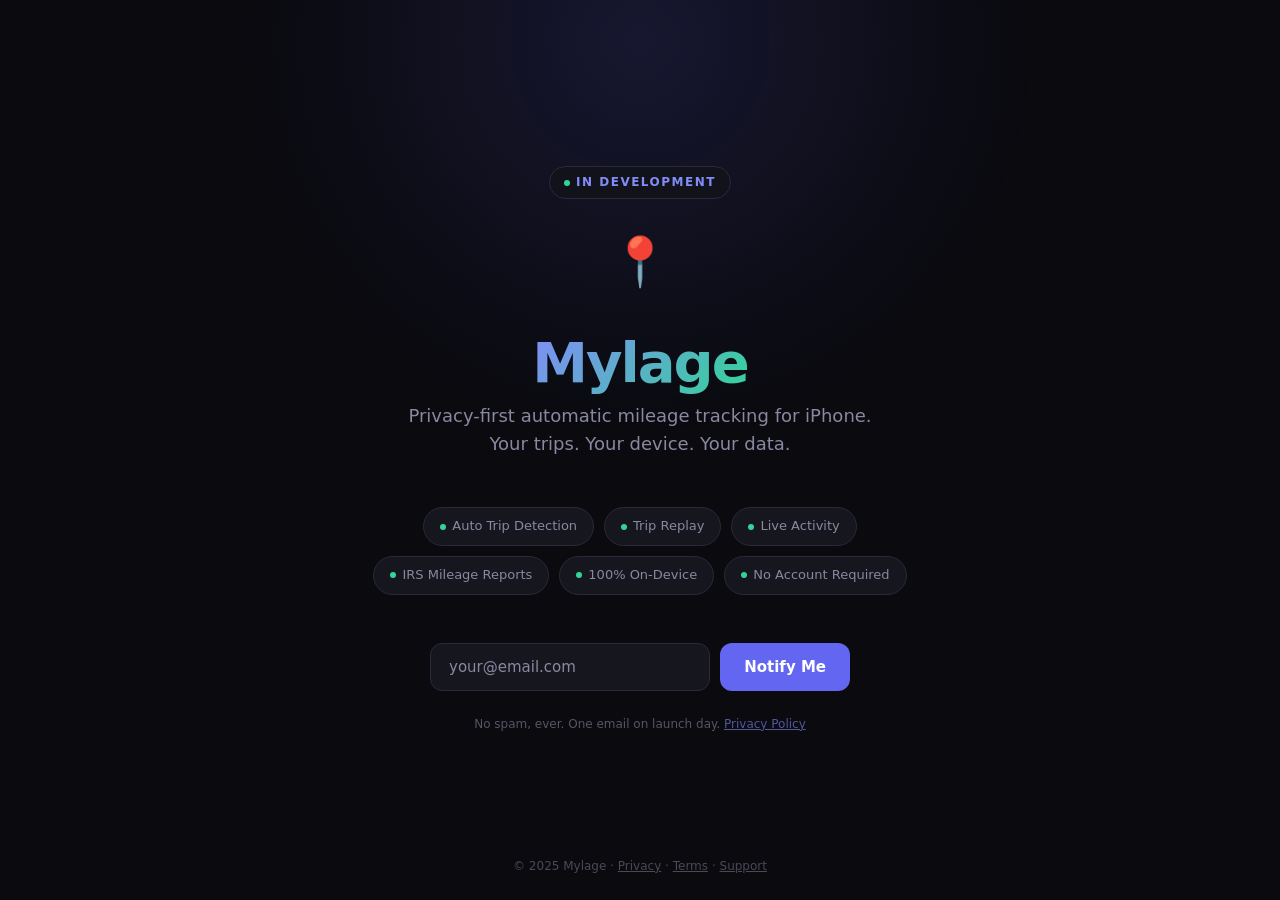
<file: index.html>
<!DOCTYPE html>
<html lang="en">
<head>
    <meta charset="UTF-8">
    <meta name="viewport" content="width=device-width, initial-scale=1.0">
    <title>Mylage — Coming Soon</title>
    <meta name="description" content="Mylage — a privacy-first mileage tracker for iPhone. Automatic trip tracking, trip replay, and more. Coming soon to the App Store.">
    <meta property="og:title" content="Mylage — Coming Soon">
    <meta property="og:description" content="Privacy-first automatic mileage tracking for iPhone. Coming soon.">
    <meta property="og:type" content="website">
    <meta property="og:url" content="https://mylage.app">
    <link rel="icon" type="image/svg+xml" href="data:image/svg+xml,<svg xmlns='http://www.w3.org/2000/svg' viewBox='0 0 100 100'><text y='.9em' font-size='90'>📍</text></svg>">
    <style>
        *, *::before, *::after { margin: 0; padding: 0; box-sizing: border-box; }

        :root {
            --bg: #0a0a0f;
            --bg-subtle: #12121a;
            --bg-card: #16161f;
            --border: #2a2a3a;
            --text: #e8e8f0;
            --text-muted: #8888a0;
            --accent: #6366f1;
            --accent-light: #818cf8;
            --accent-glow: rgba(99, 102, 241, 0.15);
            --green: #34d399;
            --font: -apple-system, BlinkMacSystemFont, 'SF Pro Display', 'Segoe UI', system-ui, sans-serif;
        }

        html { scroll-behavior: smooth; }
        body {
            font-family: var(--font);
            background: var(--bg);
            color: var(--text);
            line-height: 1.6;
            -webkit-font-smoothing: antialiased;
            min-height: 100vh;
            display: flex;
            flex-direction: column;
            align-items: center;
            justify-content: center;
            padding: 24px;
            overflow: hidden;
        }

        /* Ambient glow */
        body::before {
            content: '';
            position: fixed;
            top: -40%;
            left: 50%;
            transform: translateX(-50%);
            width: 800px;
            height: 800px;
            background: radial-gradient(circle, var(--accent-glow) 0%, transparent 70%);
            pointer-events: none;
            z-index: 0;
        }

        .content {
            position: relative;
            z-index: 1;
            text-align: center;
            max-width: 560px;
        }

        .logo {
            font-size: 48px;
            margin-bottom: 32px;
            animation: float 3s ease-in-out infinite;
        }

        @keyframes float {
            0%, 100% { transform: translateY(0); }
            50% { transform: translateY(-8px); }
        }

        h1 {
            font-size: clamp(36px, 6vw, 56px);
            font-weight: 800;
            letter-spacing: -2px;
            line-height: 1.1;
            margin-bottom: 8px;
        }

        .gradient-text {
            background: linear-gradient(135deg, var(--accent-light), var(--green));
            -webkit-background-clip: text;
            -webkit-text-fill-color: transparent;
            background-clip: text;
        }

        .tagline {
            font-size: 18px;
            color: var(--text-muted);
            margin-bottom: 48px;
            line-height: 1.6;
        }

        .features {
            display: flex;
            flex-wrap: wrap;
            justify-content: center;
            gap: 10px;
            margin-bottom: 48px;
        }

        .pill {
            display: inline-flex;
            align-items: center;
            gap: 6px;
            background: var(--bg-card);
            border: 1px solid var(--border);
            border-radius: 100px;
            padding: 8px 16px;
            font-size: 13px;
            color: var(--text-muted);
            white-space: nowrap;
        }

        .pill-dot {
            width: 6px;
            height: 6px;
            border-radius: 50%;
            background: var(--green);
        }

        .notify-form {
            display: flex;
            gap: 10px;
            max-width: 420px;
            margin: 0 auto 24px;
        }

        .notify-form input {
            flex: 1;
            padding: 14px 18px;
            border-radius: 12px;
            border: 1px solid var(--border);
            background: var(--bg-card);
            color: var(--text);
            font-size: 15px;
            font-family: var(--font);
            outline: none;
            transition: border-color 0.2s;
        }

        .notify-form input::placeholder { color: var(--text-muted); }
        .notify-form input:focus { border-color: var(--accent); }

        .notify-form button {
            padding: 14px 24px;
            border-radius: 12px;
            border: none;
            background: var(--accent);
            color: white;
            font-size: 15px;
            font-weight: 600;
            font-family: var(--font);
            cursor: pointer;
            transition: background 0.2s, transform 0.1s;
            white-space: nowrap;
        }

        .notify-form button:hover { background: var(--accent-light); }
        .notify-form button:active { transform: scale(0.97); }

        .success-msg {
            display: none;
            color: var(--green);
            font-size: 14px;
            margin-bottom: 24px;
        }

        .privacy-note {
            font-size: 12px;
            color: var(--text-muted);
            opacity: 0.6;
        }

        .privacy-note a { color: var(--accent-light); }

        .badge {
            display: inline-flex;
            align-items: center;
            gap: 6px;
            background: var(--bg-subtle);
            border: 1px solid var(--border);
            border-radius: 100px;
            padding: 6px 14px;
            font-size: 12px;
            font-weight: 600;
            color: var(--accent-light);
            text-transform: uppercase;
            letter-spacing: 1.5px;
            margin-bottom: 24px;
        }

        .badge-dot {
            width: 6px;
            height: 6px;
            border-radius: 50%;
            background: var(--green);
            animation: pulse 2s ease-in-out infinite;
        }

        @keyframes pulse {
            0%, 100% { opacity: 1; }
            50% { opacity: 0.4; }
        }

        footer {
            position: fixed;
            bottom: 24px;
            left: 0;
            right: 0;
            text-align: center;
            font-size: 12px;
            color: var(--text-muted);
            opacity: 0.5;
            z-index: 1;
        }

        footer a { color: var(--text-muted); }

        @media (max-width: 480px) {
            .notify-form {
                flex-direction: column;
            }
            .notify-form button {
                width: 100%;
            }
        }
    </style>
</head>
<body>

<div class="content">
    <div class="badge"><span class="badge-dot"></span> In Development</div>

    <div class="logo">📍</div>

    <h1><span class="gradient-text">Mylage</span></h1>
    <p class="tagline">Privacy-first automatic mileage tracking for iPhone.<br>Your trips. Your device. Your data.</p>

    <div class="features">
        <span class="pill"><span class="pill-dot"></span> Auto Trip Detection</span>
        <span class="pill"><span class="pill-dot"></span> Trip Replay</span>
        <span class="pill"><span class="pill-dot"></span> Live Activity</span>
        <span class="pill"><span class="pill-dot"></span> IRS Mileage Reports</span>
        <span class="pill"><span class="pill-dot"></span> 100% On-Device</span>
        <span class="pill"><span class="pill-dot"></span> No Account Required</span>
    </div>

    <form class="notify-form" id="notifyForm">
        <input type="email" placeholder="your@email.com" required id="emailInput" autocomplete="email">
        <button type="submit">Notify Me</button>
    </form>

    <p class="success-msg" id="successMsg">You're on the list. We'll let you know when Mylage launches.</p>

    <p class="privacy-note">No spam, ever. One email on launch day. <a href="privacy.html">Privacy Policy</a></p>
</div>

<footer>
    &copy; 2025 Mylage &middot; <a href="privacy.html">Privacy</a> &middot; <a href="terms.html">Terms</a> &middot; <a href="mailto:support@mylage.app">Support</a>
</footer>

<script>
    document.getElementById('notifyForm').addEventListener('submit', function(e) {
        e.preventDefault();
        const email = document.getElementById('emailInput').value;

        // Store locally for now — swap with a real endpoint (Mailchimp, Buttondown, etc.) later
        const emails = JSON.parse(localStorage.getItem('mylage_waitlist') || '[]');
        emails.push({ email, date: new Date().toISOString() });
        localStorage.setItem('mylage_waitlist', JSON.stringify(emails));

        this.style.display = 'none';
        document.getElementById('successMsg').style.display = 'block';
    });
</script>

</body>
</html>
</file>
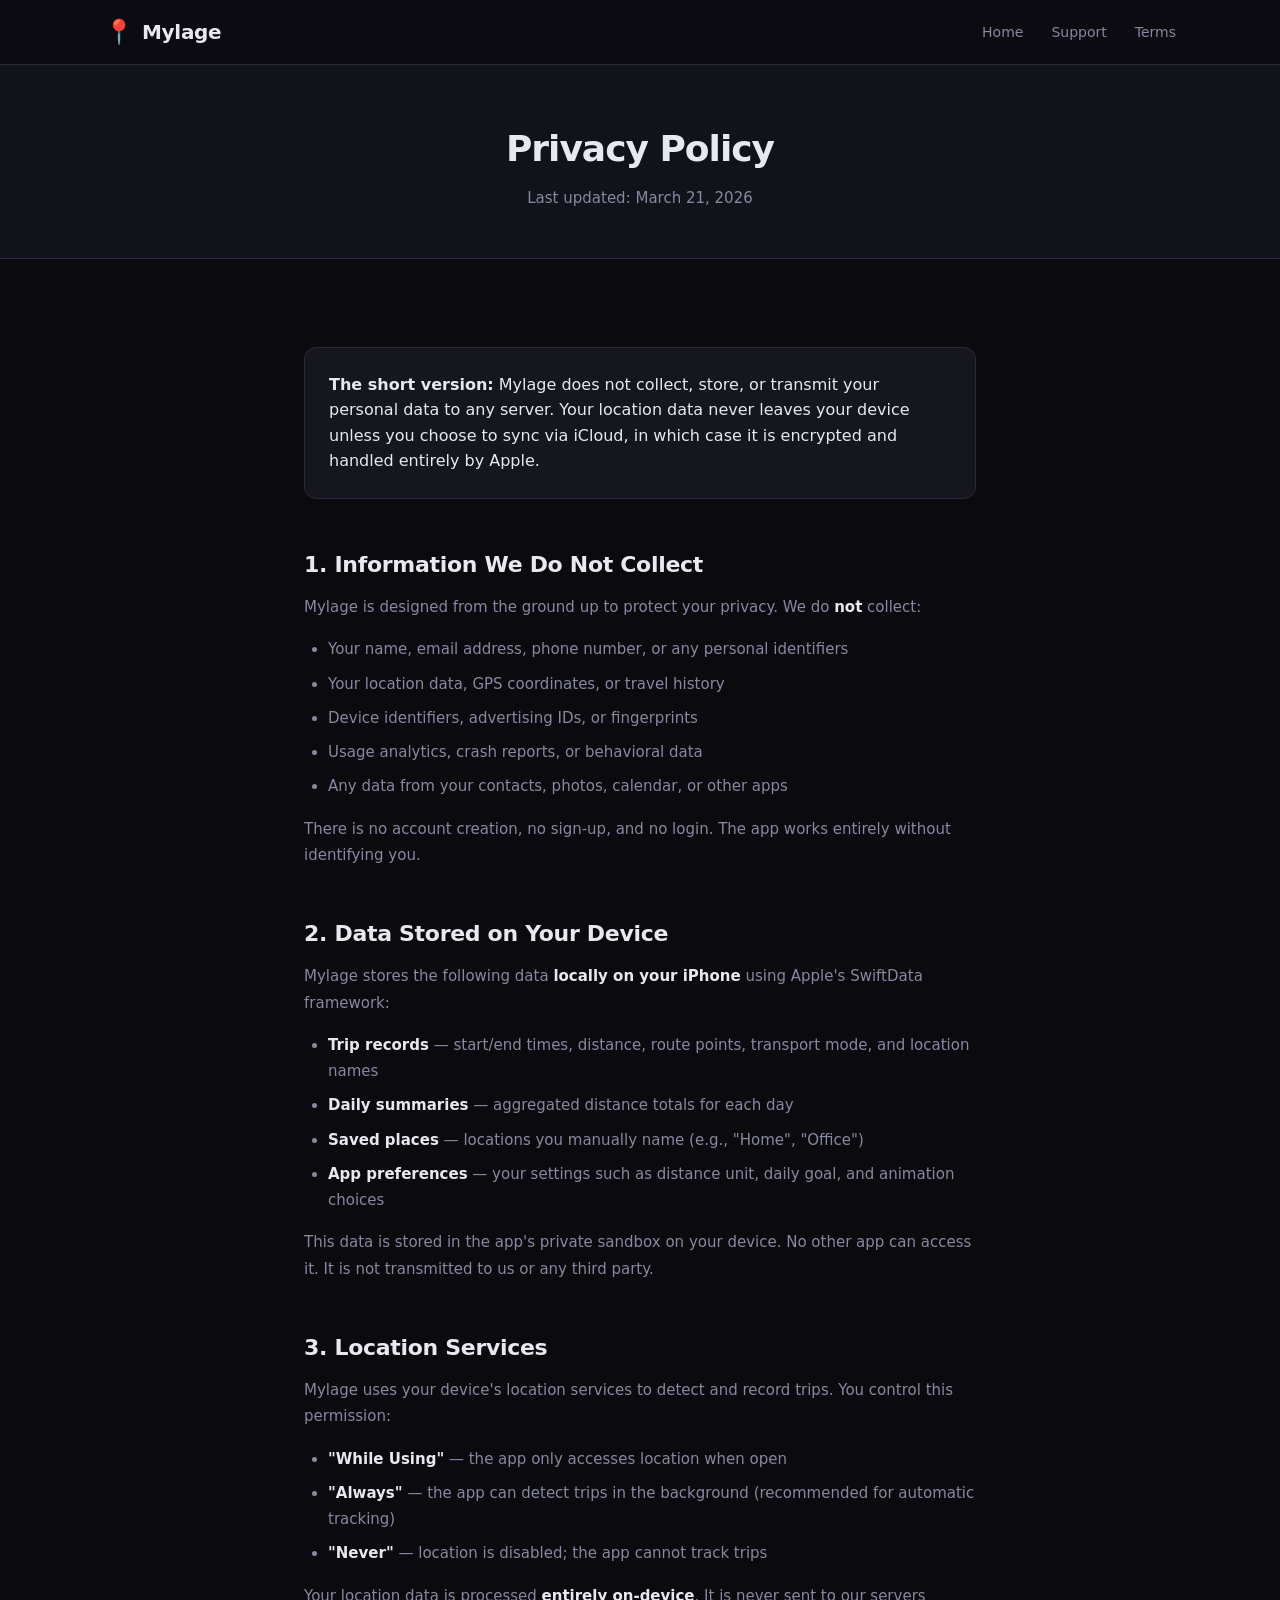
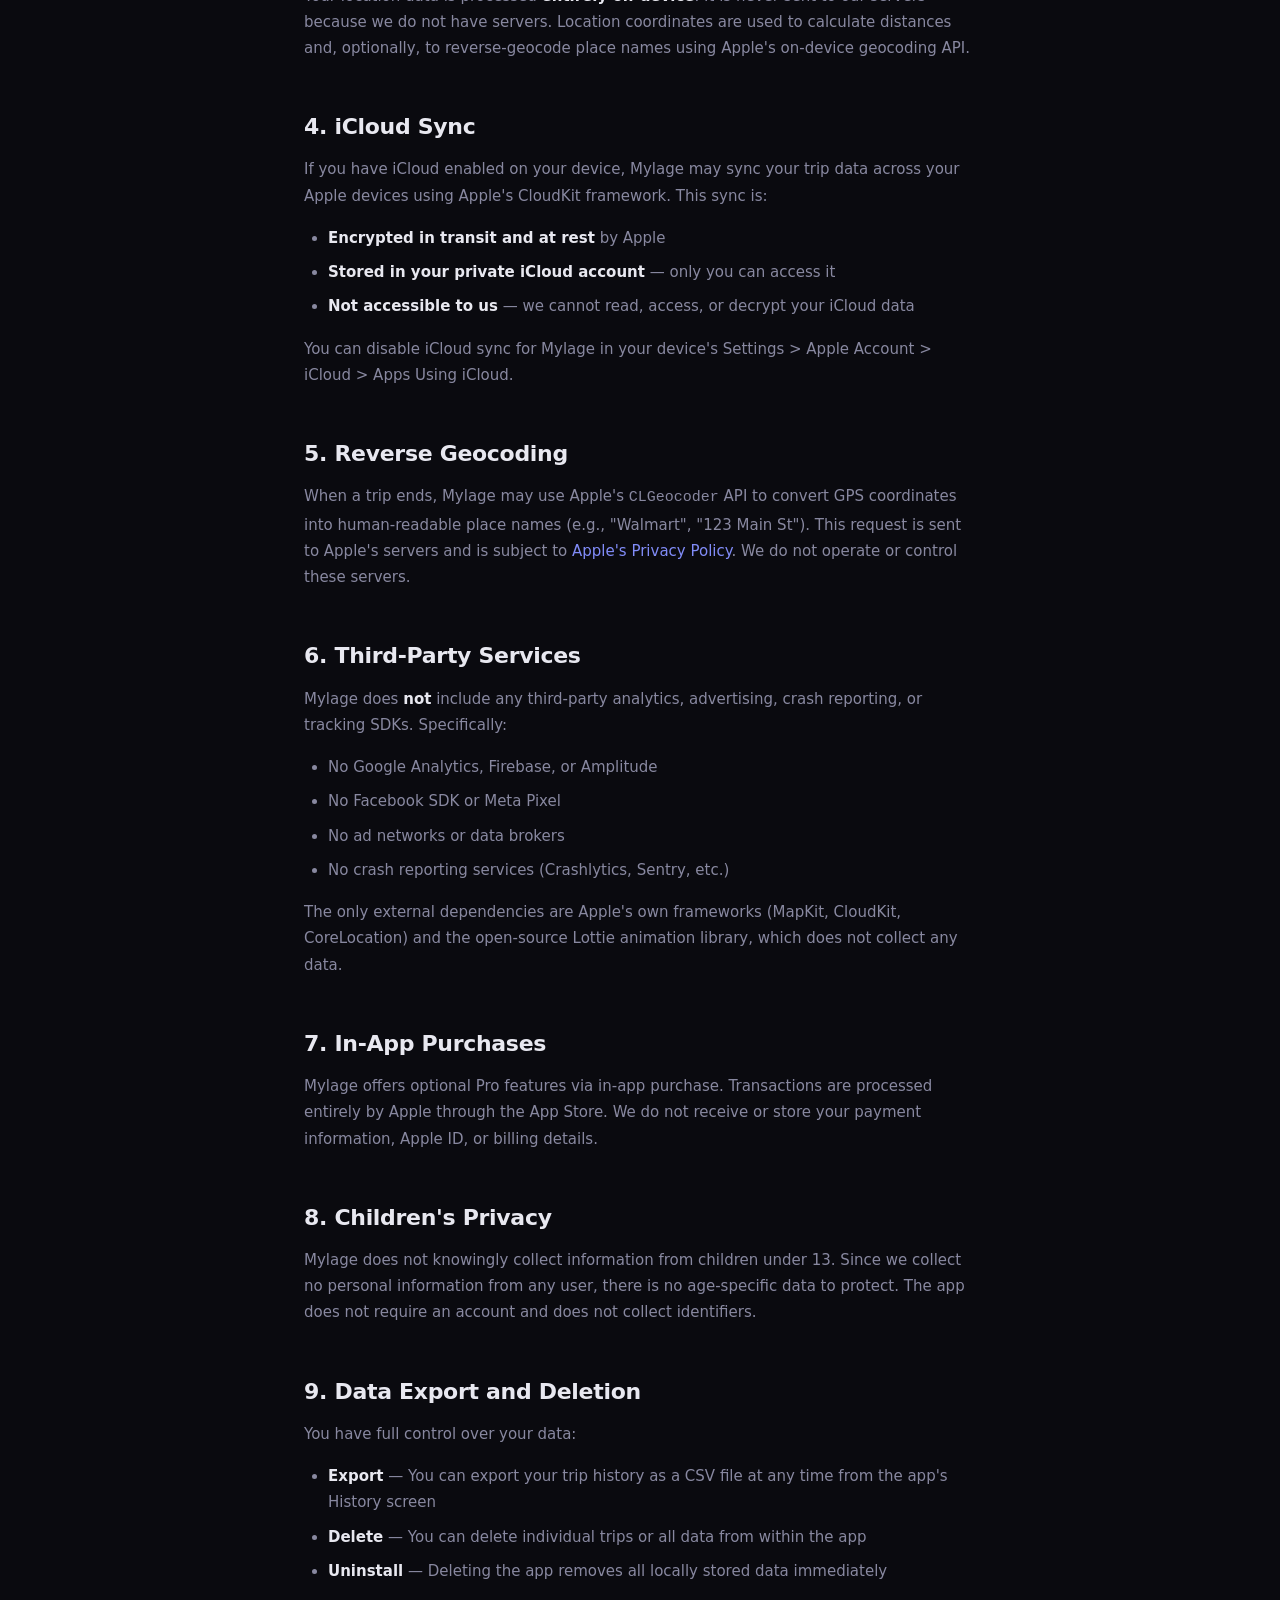
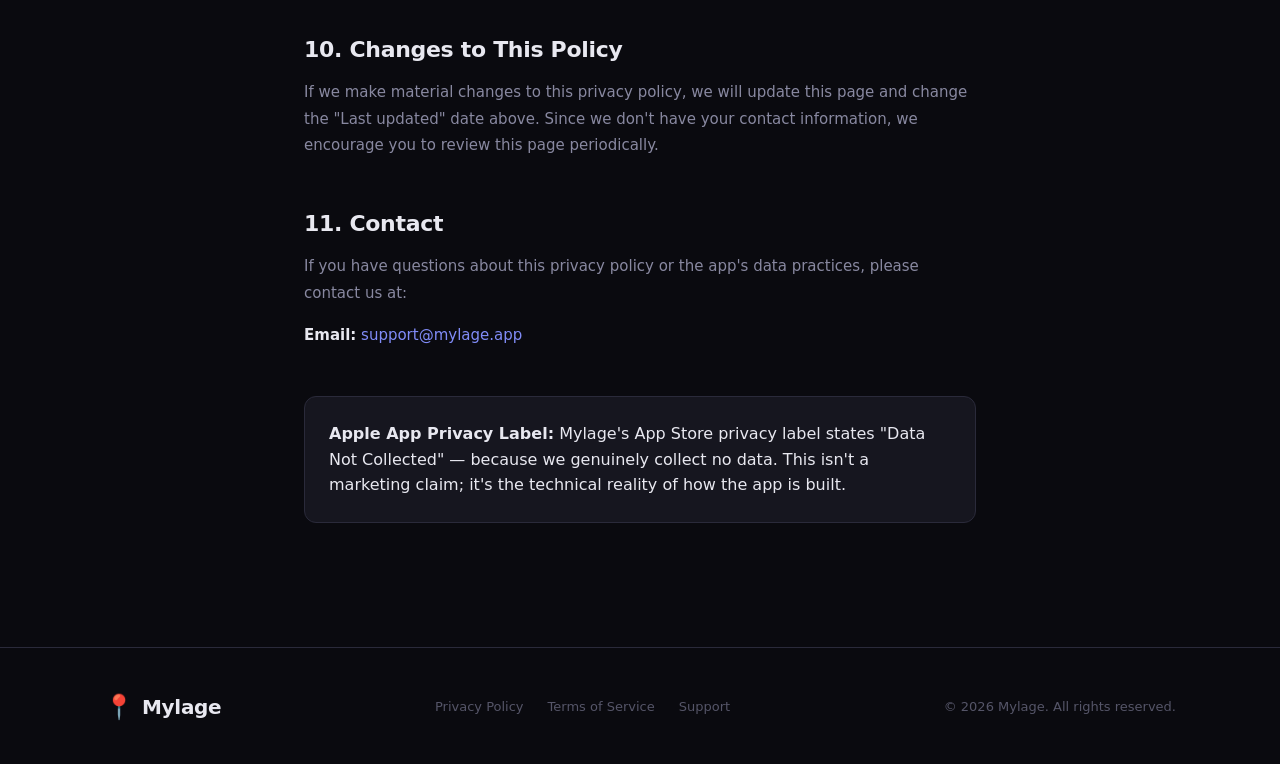
<file: privacy.html>
<!DOCTYPE html>
<html lang="en">
<head>
    <meta charset="UTF-8">
    <meta name="viewport" content="width=device-width, initial-scale=1.0">
    <title>Privacy Policy — Mylage</title>
    <meta name="description" content="Mylage Privacy Policy. Your location data stays on your device. No accounts, no tracking, no ads.">
    <link rel="icon" type="image/svg+xml" href="data:image/svg+xml,<svg xmlns='http://www.w3.org/2000/svg' viewBox='0 0 100 100'><text y='.9em' font-size='90'>📍</text></svg>">
    <link rel="stylesheet" href="style.css">
</head>
<body>
    <nav class="nav">
        <div class="nav-inner">
            <a href="/" class="nav-brand">
                <span class="nav-logo">📍</span>
                <span class="nav-name">Mylage</span>
            </a>
            <div class="nav-links">
                <a href="/">Home</a>
                <a href="support.html">Support</a>
                <a href="terms.html">Terms</a>
            </div>
            <button class="nav-toggle" aria-label="Menu" onclick="document.querySelector('.nav-links').classList.toggle('open')">
                <span></span><span></span><span></span>
            </button>
        </div>
    </nav>

    <section class="page-header">
        <div class="container">
            <h1>Privacy Policy</h1>
            <p>Last updated: March 21, 2026</p>
        </div>
    </section>

    <div class="page-content">
        <div class="highlight-box">
            <strong>The short version:</strong> Mylage does not collect, store, or transmit your personal data to any server. Your location data never leaves your device unless you choose to sync via iCloud, in which case it is encrypted and handled entirely by Apple.
        </div>

        <h2>1. Information We Do Not Collect</h2>
        <p>Mylage is designed from the ground up to protect your privacy. We do <strong>not</strong> collect:</p>
        <ul>
            <li>Your name, email address, phone number, or any personal identifiers</li>
            <li>Your location data, GPS coordinates, or travel history</li>
            <li>Device identifiers, advertising IDs, or fingerprints</li>
            <li>Usage analytics, crash reports, or behavioral data</li>
            <li>Any data from your contacts, photos, calendar, or other apps</li>
        </ul>
        <p>There is no account creation, no sign-up, and no login. The app works entirely without identifying you.</p>

        <h2>2. Data Stored on Your Device</h2>
        <p>Mylage stores the following data <strong>locally on your iPhone</strong> using Apple's SwiftData framework:</p>
        <ul>
            <li><strong>Trip records</strong> — start/end times, distance, route points, transport mode, and location names</li>
            <li><strong>Daily summaries</strong> — aggregated distance totals for each day</li>
            <li><strong>Saved places</strong> — locations you manually name (e.g., "Home", "Office")</li>
            <li><strong>App preferences</strong> — your settings such as distance unit, daily goal, and animation choices</li>
        </ul>
        <p>This data is stored in the app's private sandbox on your device. No other app can access it. It is not transmitted to us or any third party.</p>

        <h2>3. Location Services</h2>
        <p>Mylage uses your device's location services to detect and record trips. You control this permission:</p>
        <ul>
            <li><strong>"While Using"</strong> — the app only accesses location when open</li>
            <li><strong>"Always"</strong> — the app can detect trips in the background (recommended for automatic tracking)</li>
            <li><strong>"Never"</strong> — location is disabled; the app cannot track trips</li>
        </ul>
        <p>Your location data is processed <strong>entirely on-device</strong>. It is never sent to our servers because we do not have servers. Location coordinates are used to calculate distances and, optionally, to reverse-geocode place names using Apple's on-device geocoding API.</p>

        <h2>4. iCloud Sync</h2>
        <p>If you have iCloud enabled on your device, Mylage may sync your trip data across your Apple devices using Apple's CloudKit framework. This sync is:</p>
        <ul>
            <li><strong>Encrypted in transit and at rest</strong> by Apple</li>
            <li><strong>Stored in your private iCloud account</strong> — only you can access it</li>
            <li><strong>Not accessible to us</strong> — we cannot read, access, or decrypt your iCloud data</li>
        </ul>
        <p>You can disable iCloud sync for Mylage in your device's Settings > Apple Account > iCloud > Apps Using iCloud.</p>

        <h2>5. Reverse Geocoding</h2>
        <p>When a trip ends, Mylage may use Apple's <code>CLGeocoder</code> API to convert GPS coordinates into human-readable place names (e.g., "Walmart", "123 Main St"). This request is sent to Apple's servers and is subject to <a href="https://www.apple.com/privacy/" target="_blank">Apple's Privacy Policy</a>. We do not operate or control these servers.</p>

        <h2>6. Third-Party Services</h2>
        <p>Mylage does <strong>not</strong> include any third-party analytics, advertising, crash reporting, or tracking SDKs. Specifically:</p>
        <ul>
            <li>No Google Analytics, Firebase, or Amplitude</li>
            <li>No Facebook SDK or Meta Pixel</li>
            <li>No ad networks or data brokers</li>
            <li>No crash reporting services (Crashlytics, Sentry, etc.)</li>
        </ul>
        <p>The only external dependencies are Apple's own frameworks (MapKit, CloudKit, CoreLocation) and the open-source Lottie animation library, which does not collect any data.</p>

        <h2>7. In-App Purchases</h2>
        <p>Mylage offers optional Pro features via in-app purchase. Transactions are processed entirely by Apple through the App Store. We do not receive or store your payment information, Apple ID, or billing details.</p>

        <h2>8. Children's Privacy</h2>
        <p>Mylage does not knowingly collect information from children under 13. Since we collect no personal information from any user, there is no age-specific data to protect. The app does not require an account and does not collect identifiers.</p>

        <h2>9. Data Export and Deletion</h2>
        <p>You have full control over your data:</p>
        <ul>
            <li><strong>Export</strong> — You can export your trip history as a CSV file at any time from the app's History screen</li>
            <li><strong>Delete</strong> — You can delete individual trips or all data from within the app</li>
            <li><strong>Uninstall</strong> — Deleting the app removes all locally stored data immediately</li>
        </ul>

        <h2>10. Changes to This Policy</h2>
        <p>If we make material changes to this privacy policy, we will update this page and change the "Last updated" date above. Since we don't have your contact information, we encourage you to review this page periodically.</p>

        <h2>11. Contact</h2>
        <p>If you have questions about this privacy policy or the app's data practices, please contact us at:</p>
        <p><strong>Email:</strong> <a href="mailto:support@mylage.app">support@mylage.app</a></p>

        <div class="highlight-box" style="margin-top: 48px;">
            <strong>Apple App Privacy Label:</strong> Mylage's App Store privacy label states "Data Not Collected" — because we genuinely collect no data. This isn't a marketing claim; it's the technical reality of how the app is built.
        </div>
    </div>

    <footer class="footer">
        <div class="container footer-inner">
            <div class="footer-brand">
                <span class="nav-logo">📍</span>
                <span class="nav-name">Mylage</span>
            </div>
            <div class="footer-links">
                <a href="privacy.html">Privacy Policy</a>
                <a href="terms.html">Terms of Service</a>
                <a href="support.html">Support</a>
            </div>
            <div class="footer-copy">&copy; 2026 Mylage. All rights reserved.</div>
        </div>
    </footer>
</body>
</html>
</file>
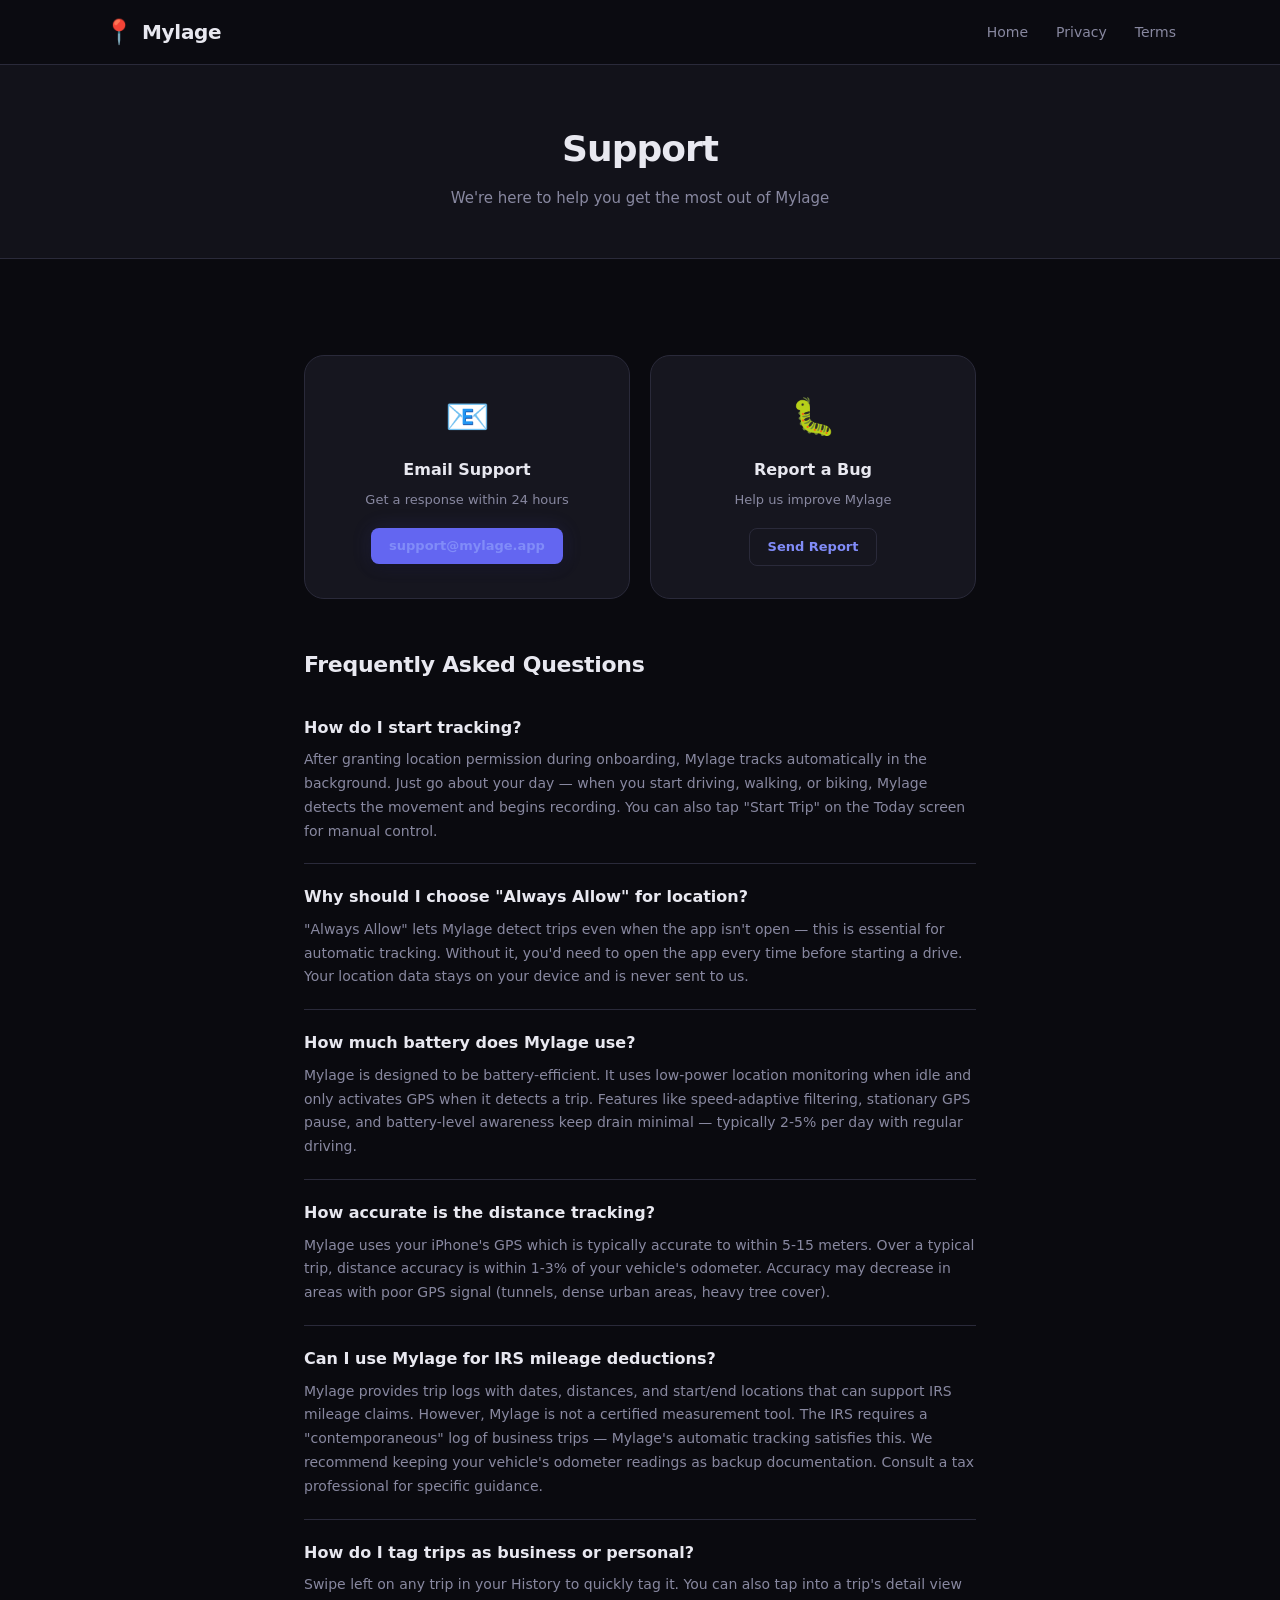
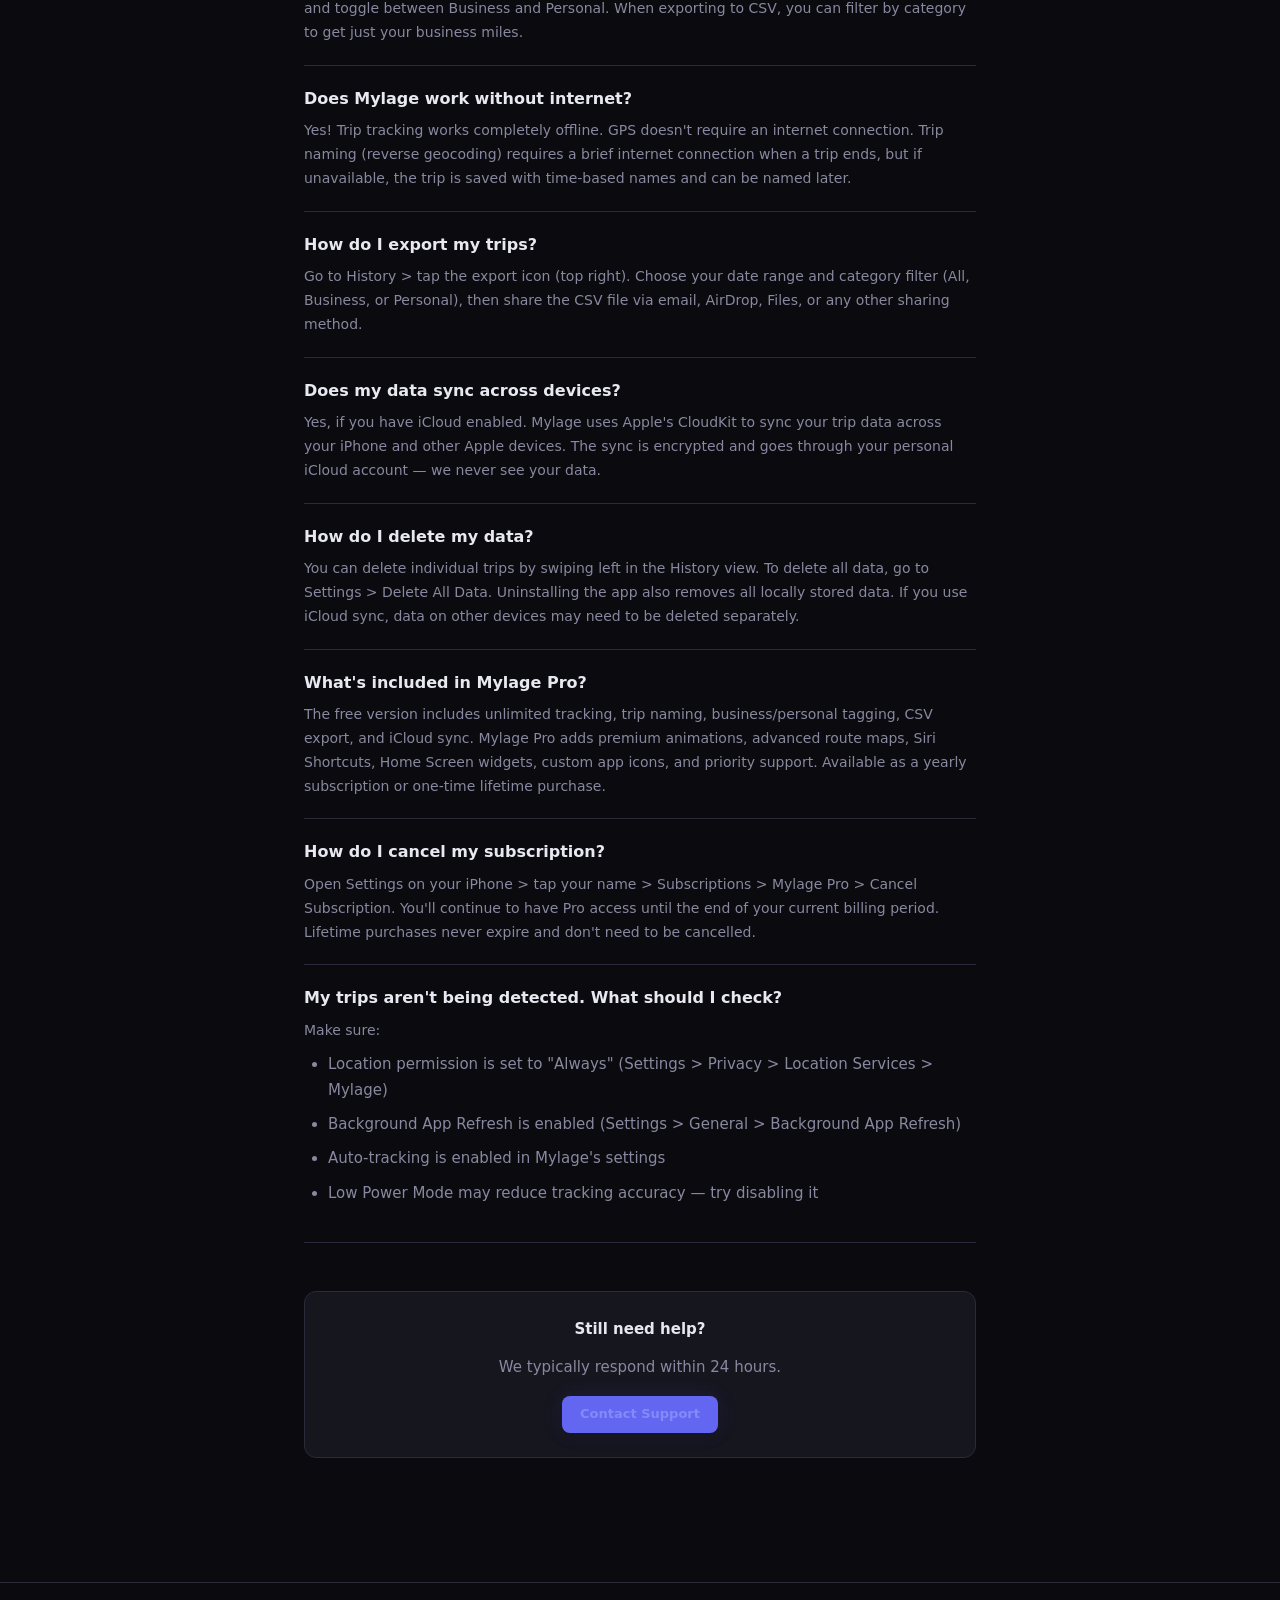
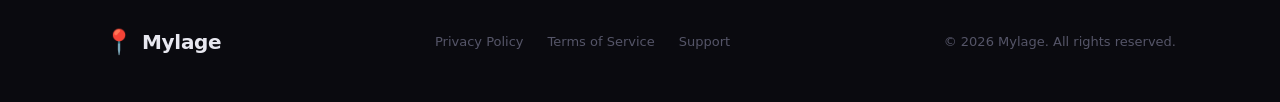
<file: support.html>
<!DOCTYPE html>
<html lang="en">
<head>
    <meta charset="UTF-8">
    <meta name="viewport" content="width=device-width, initial-scale=1.0">
    <title>Support — Mylage</title>
    <meta name="description" content="Get help with Mylage. FAQs, troubleshooting, and contact information.">
    <link rel="icon" type="image/svg+xml" href="data:image/svg+xml,<svg xmlns='http://www.w3.org/2000/svg' viewBox='0 0 100 100'><text y='.9em' font-size='90'>📍</text></svg>">
    <link rel="stylesheet" href="style.css">
</head>
<body>
    <nav class="nav">
        <div class="nav-inner">
            <a href="/" class="nav-brand">
                <span class="nav-logo">📍</span>
                <span class="nav-name">Mylage</span>
            </a>
            <div class="nav-links">
                <a href="/">Home</a>
                <a href="privacy.html">Privacy</a>
                <a href="terms.html">Terms</a>
            </div>
            <button class="nav-toggle" aria-label="Menu" onclick="document.querySelector('.nav-links').classList.toggle('open')">
                <span></span><span></span><span></span>
            </button>
        </div>
    </nav>

    <section class="page-header">
        <div class="container">
            <h1>Support</h1>
            <p>We're here to help you get the most out of Mylage</p>
        </div>
    </section>

    <div class="page-content">
        <div class="support-options">
            <div class="support-card">
                <div class="icon">📧</div>
                <h3>Email Support</h3>
                <p>Get a response within 24 hours</p>
                <a href="mailto:support@mylage.app" class="btn btn-primary btn-sm">support@mylage.app</a>
            </div>
            <div class="support-card">
                <div class="icon">🐛</div>
                <h3>Report a Bug</h3>
                <p>Help us improve Mylage</p>
                <a href="mailto:support@mylage.app?subject=Bug%20Report%20-%20Mylage&body=Device:%0AiOS%20Version:%0AApp%20Version:%0A%0ADescribe%20the%20issue:%0A" class="btn btn-ghost btn-sm">Send Report</a>
            </div>
        </div>

        <div class="faq">
            <h2>Frequently Asked Questions</h2>

            <div class="faq-item">
                <h3>How do I start tracking?</h3>
                <p>After granting location permission during onboarding, Mylage tracks automatically in the background. Just go about your day — when you start driving, walking, or biking, Mylage detects the movement and begins recording. You can also tap "Start Trip" on the Today screen for manual control.</p>
            </div>

            <div class="faq-item">
                <h3>Why should I choose "Always Allow" for location?</h3>
                <p>"Always Allow" lets Mylage detect trips even when the app isn't open — this is essential for automatic tracking. Without it, you'd need to open the app every time before starting a drive. Your location data stays on your device and is never sent to us.</p>
            </div>

            <div class="faq-item">
                <h3>How much battery does Mylage use?</h3>
                <p>Mylage is designed to be battery-efficient. It uses low-power location monitoring when idle and only activates GPS when it detects a trip. Features like speed-adaptive filtering, stationary GPS pause, and battery-level awareness keep drain minimal — typically 2-5% per day with regular driving.</p>
            </div>

            <div class="faq-item">
                <h3>How accurate is the distance tracking?</h3>
                <p>Mylage uses your iPhone's GPS which is typically accurate to within 5-15 meters. Over a typical trip, distance accuracy is within 1-3% of your vehicle's odometer. Accuracy may decrease in areas with poor GPS signal (tunnels, dense urban areas, heavy tree cover).</p>
            </div>

            <div class="faq-item">
                <h3>Can I use Mylage for IRS mileage deductions?</h3>
                <p>Mylage provides trip logs with dates, distances, and start/end locations that can support IRS mileage claims. However, Mylage is not a certified measurement tool. The IRS requires a "contemporaneous" log of business trips — Mylage's automatic tracking satisfies this. We recommend keeping your vehicle's odometer readings as backup documentation. Consult a tax professional for specific guidance.</p>
            </div>

            <div class="faq-item">
                <h3>How do I tag trips as business or personal?</h3>
                <p>Swipe left on any trip in your History to quickly tag it. You can also tap into a trip's detail view and toggle between Business and Personal. When exporting to CSV, you can filter by category to get just your business miles.</p>
            </div>

            <div class="faq-item">
                <h3>Does Mylage work without internet?</h3>
                <p>Yes! Trip tracking works completely offline. GPS doesn't require an internet connection. Trip naming (reverse geocoding) requires a brief internet connection when a trip ends, but if unavailable, the trip is saved with time-based names and can be named later.</p>
            </div>

            <div class="faq-item">
                <h3>How do I export my trips?</h3>
                <p>Go to History > tap the export icon (top right). Choose your date range and category filter (All, Business, or Personal), then share the CSV file via email, AirDrop, Files, or any other sharing method.</p>
            </div>

            <div class="faq-item">
                <h3>Does my data sync across devices?</h3>
                <p>Yes, if you have iCloud enabled. Mylage uses Apple's CloudKit to sync your trip data across your iPhone and other Apple devices. The sync is encrypted and goes through your personal iCloud account — we never see your data.</p>
            </div>

            <div class="faq-item">
                <h3>How do I delete my data?</h3>
                <p>You can delete individual trips by swiping left in the History view. To delete all data, go to Settings > Delete All Data. Uninstalling the app also removes all locally stored data. If you use iCloud sync, data on other devices may need to be deleted separately.</p>
            </div>

            <div class="faq-item">
                <h3>What's included in Mylage Pro?</h3>
                <p>The free version includes unlimited tracking, trip naming, business/personal tagging, CSV export, and iCloud sync. Mylage Pro adds premium animations, advanced route maps, Siri Shortcuts, Home Screen widgets, custom app icons, and priority support. Available as a yearly subscription or one-time lifetime purchase.</p>
            </div>

            <div class="faq-item">
                <h3>How do I cancel my subscription?</h3>
                <p>Open Settings on your iPhone > tap your name > Subscriptions > Mylage Pro > Cancel Subscription. You'll continue to have Pro access until the end of your current billing period. Lifetime purchases never expire and don't need to be cancelled.</p>
            </div>

            <div class="faq-item">
                <h3>My trips aren't being detected. What should I check?</h3>
                <p>Make sure:</p>
                <ul style="margin-top: 8px;">
                    <li>Location permission is set to "Always" (Settings > Privacy > Location Services > Mylage)</li>
                    <li>Background App Refresh is enabled (Settings > General > Background App Refresh)</li>
                    <li>Auto-tracking is enabled in Mylage's settings</li>
                    <li>Low Power Mode may reduce tracking accuracy — try disabling it</li>
                </ul>
            </div>
        </div>

        <div class="highlight-box" style="margin-top: 48px; text-align: center;">
            <p style="margin-bottom: 12px;"><strong>Still need help?</strong></p>
            <p style="margin-bottom: 16px;">We typically respond within 24 hours.</p>
            <a href="mailto:support@mylage.app" class="btn btn-primary btn-sm">Contact Support</a>
        </div>
    </div>

    <footer class="footer">
        <div class="container footer-inner">
            <div class="footer-brand">
                <span class="nav-logo">📍</span>
                <span class="nav-name">Mylage</span>
            </div>
            <div class="footer-links">
                <a href="privacy.html">Privacy Policy</a>
                <a href="terms.html">Terms of Service</a>
                <a href="support.html">Support</a>
            </div>
            <div class="footer-copy">&copy; 2026 Mylage. All rights reserved.</div>
        </div>
    </footer>
</body>
</html>
</file>
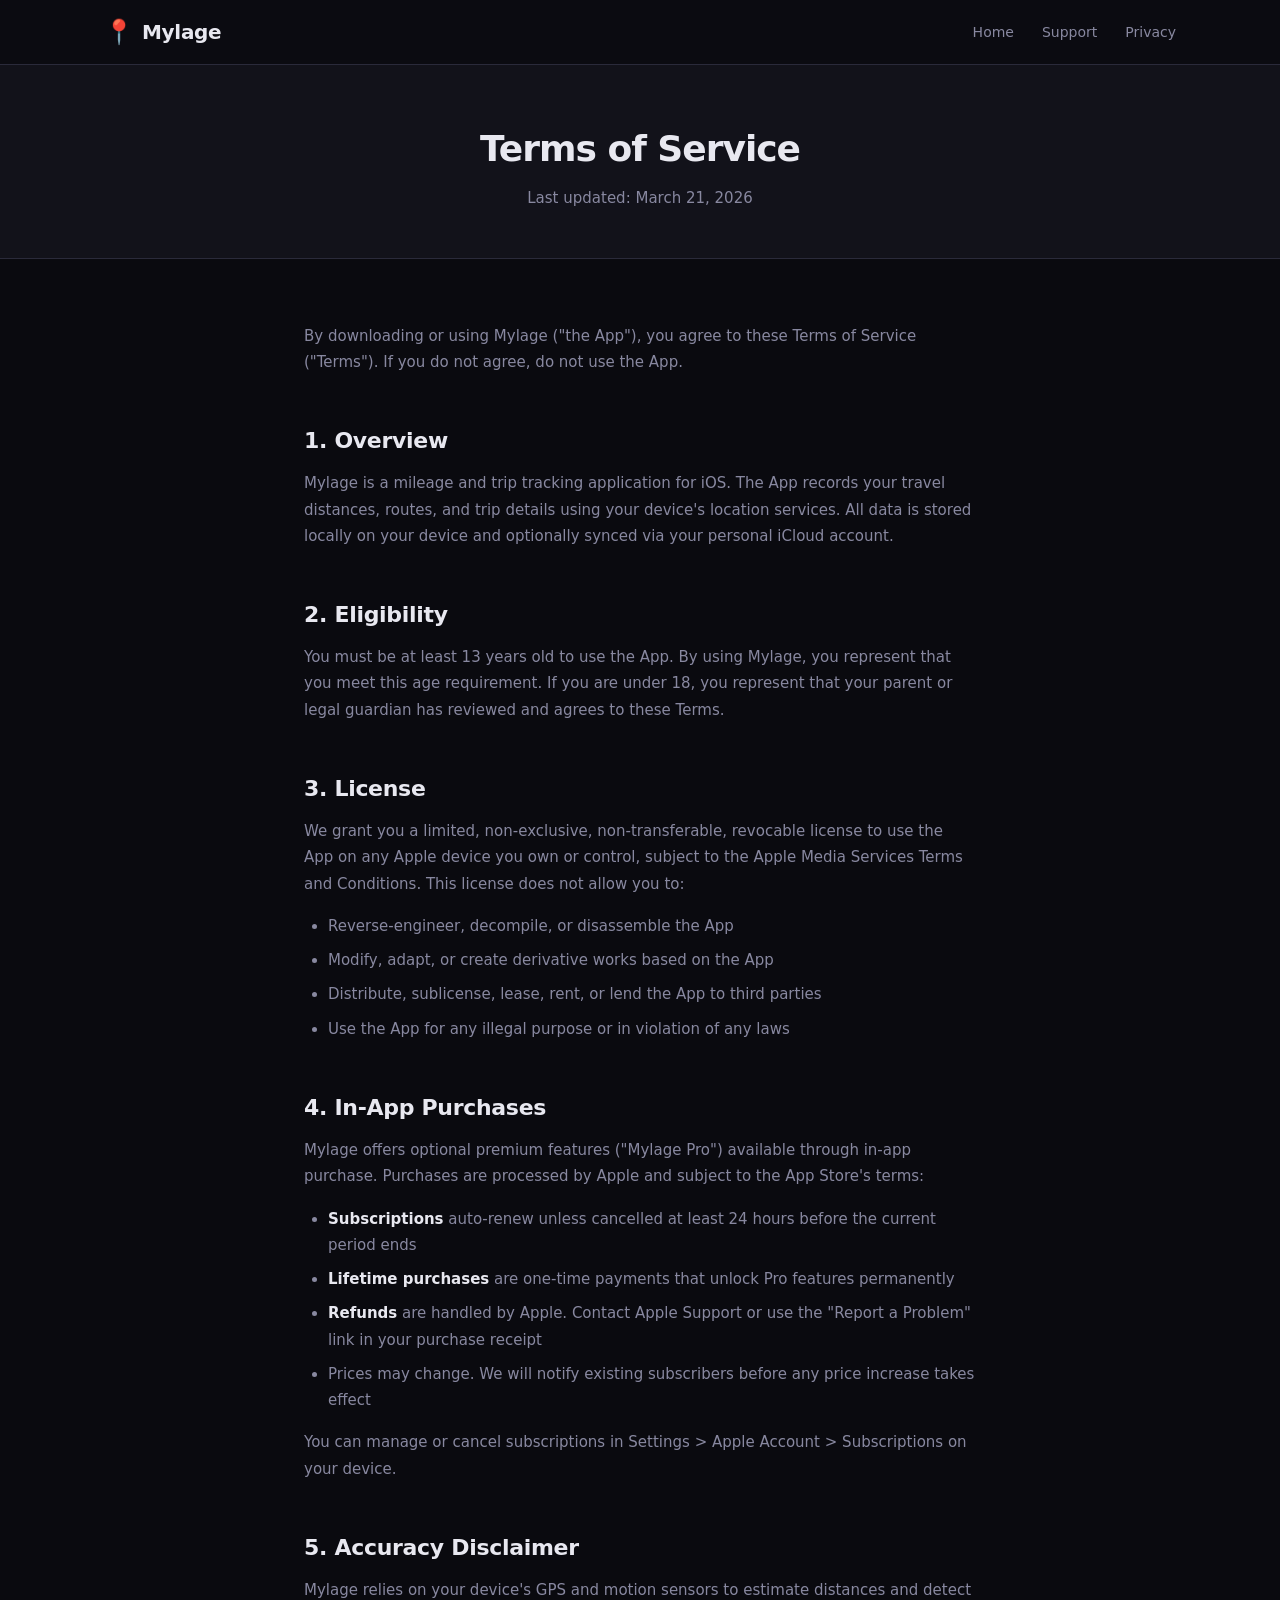
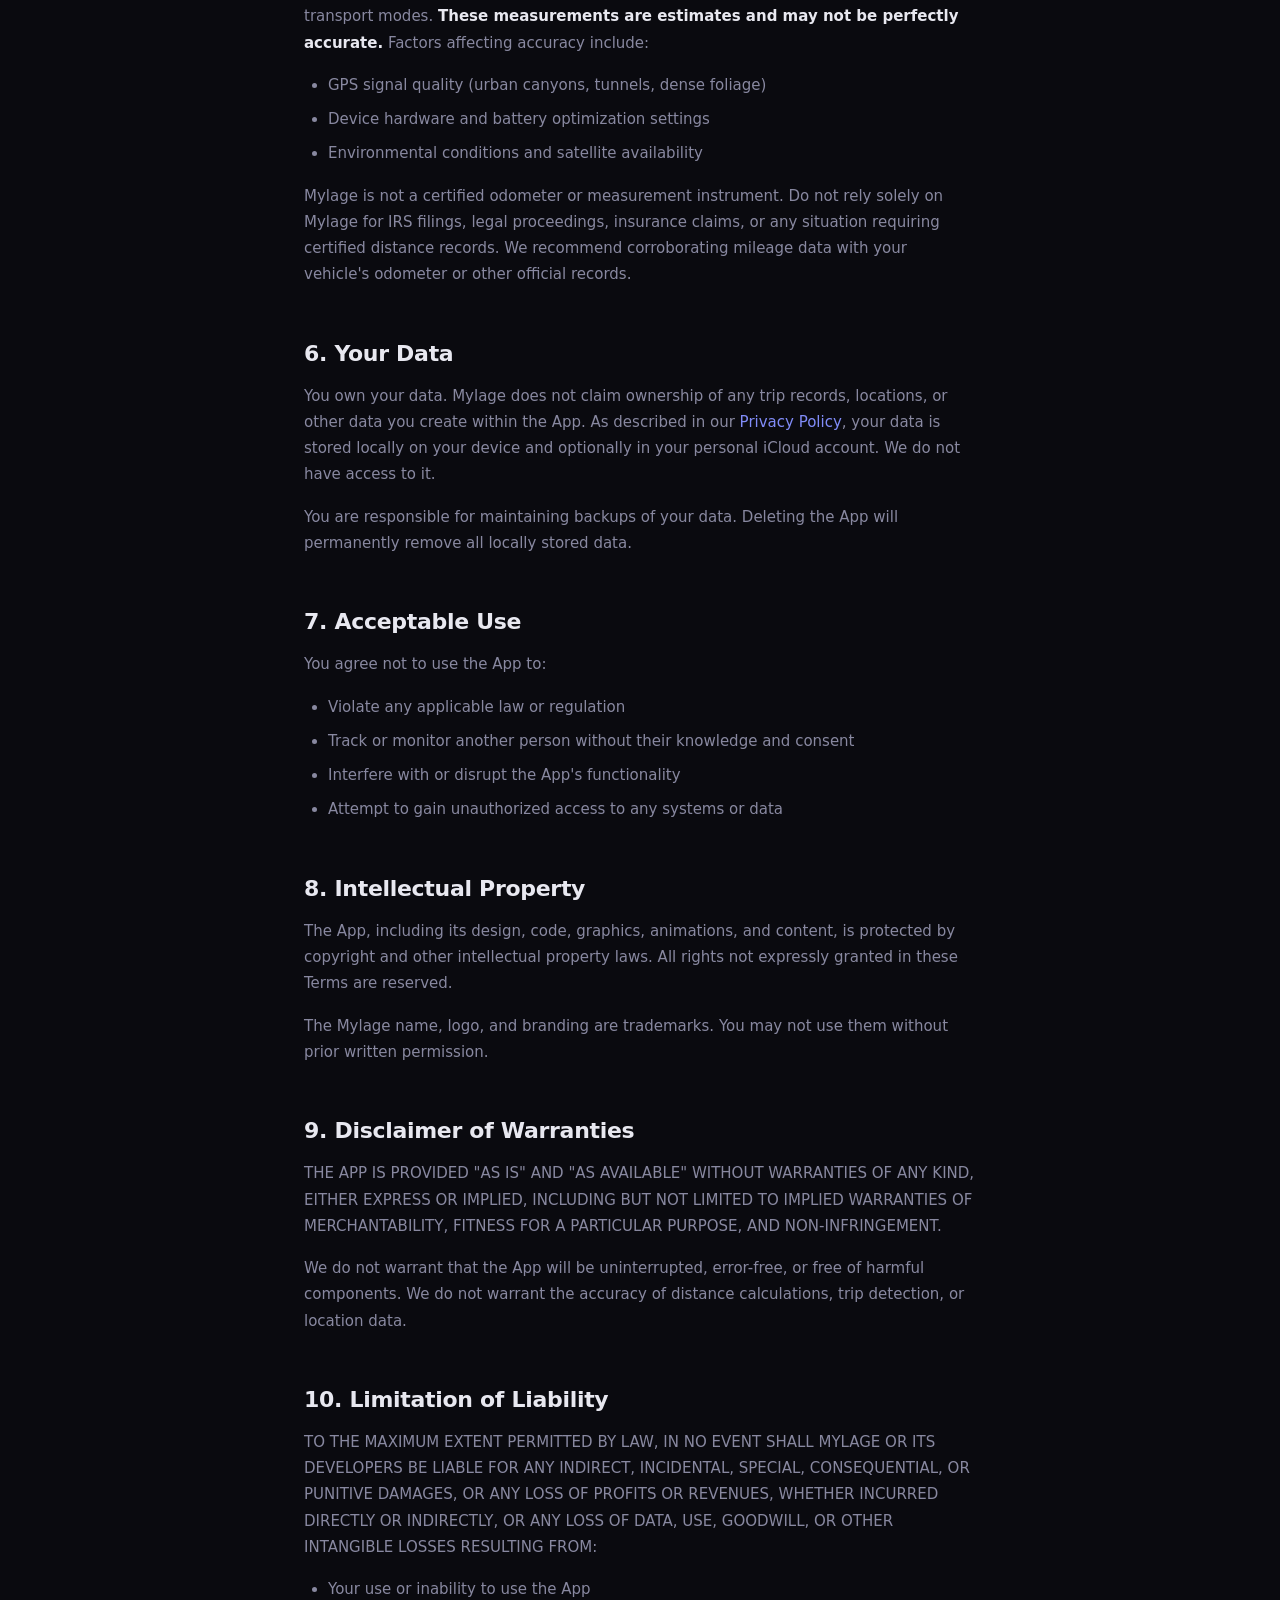
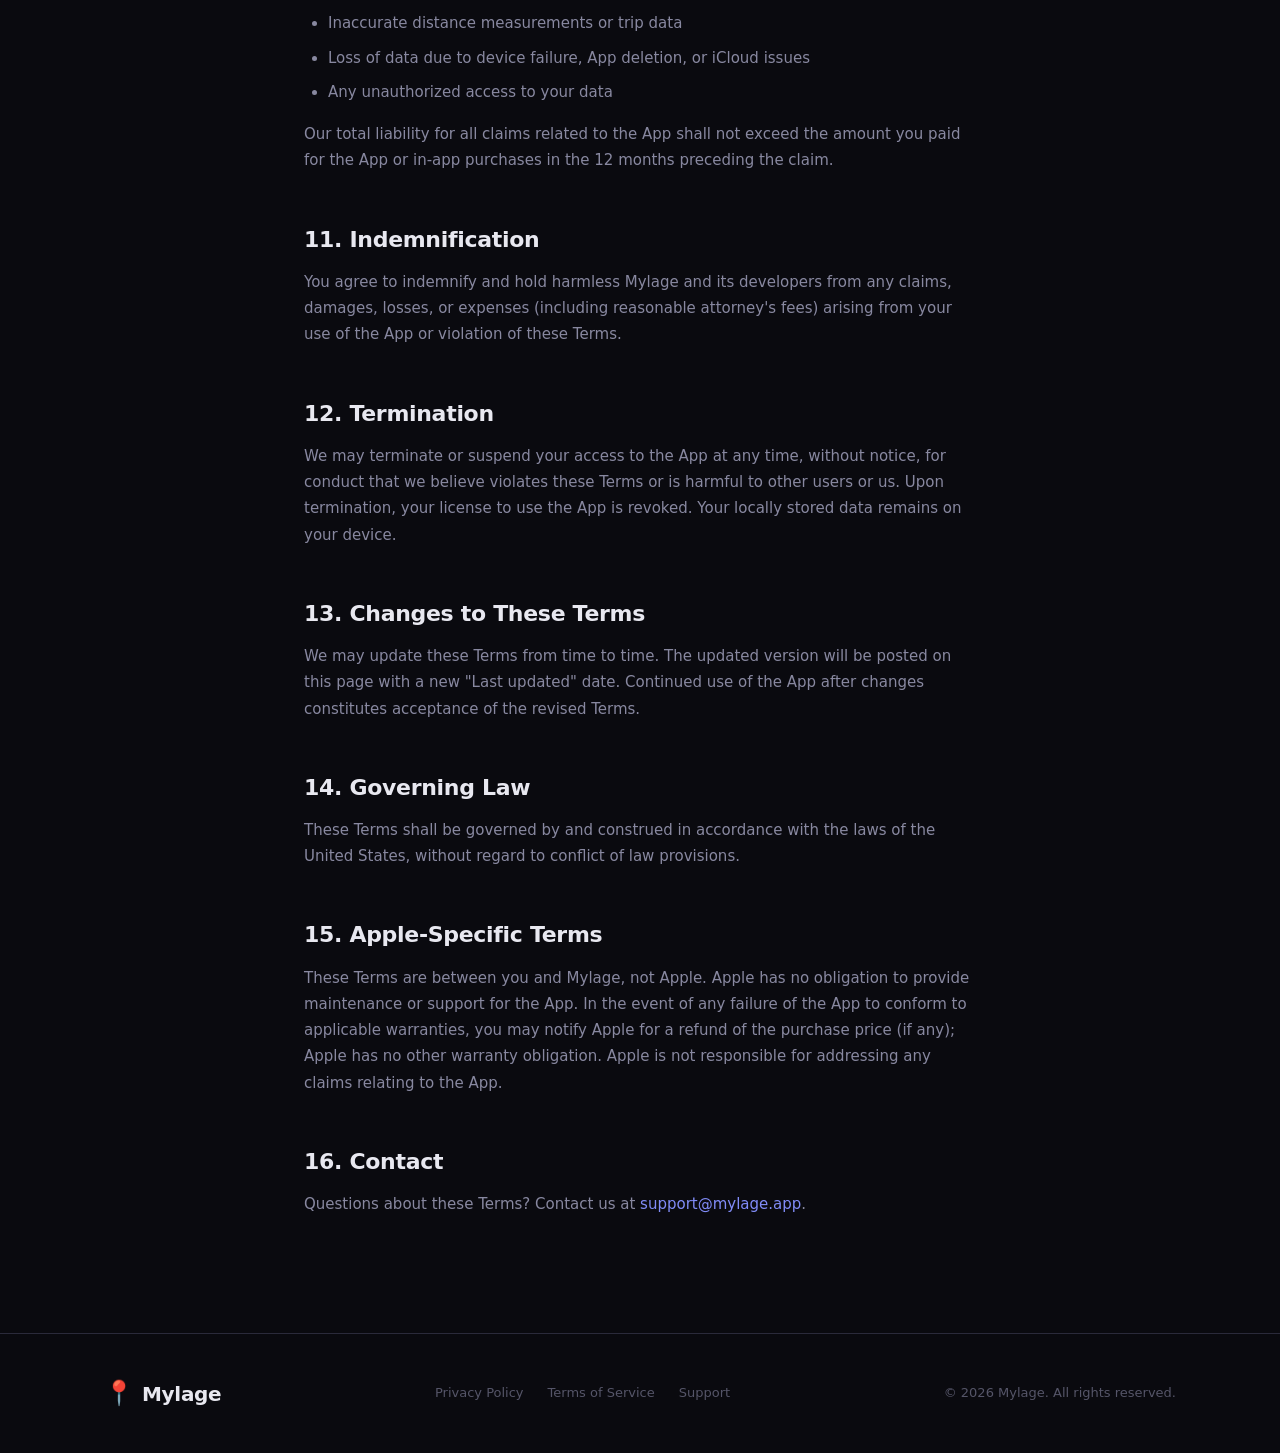
<file: terms.html>
<!DOCTYPE html>
<html lang="en">
<head>
    <meta charset="UTF-8">
    <meta name="viewport" content="width=device-width, initial-scale=1.0">
    <title>Terms of Service — Mylage</title>
    <meta name="description" content="Mylage Terms of Service.">
    <link rel="icon" type="image/svg+xml" href="data:image/svg+xml,<svg xmlns='http://www.w3.org/2000/svg' viewBox='0 0 100 100'><text y='.9em' font-size='90'>📍</text></svg>">
    <link rel="stylesheet" href="style.css">
</head>
<body>
    <nav class="nav">
        <div class="nav-inner">
            <a href="/" class="nav-brand">
                <span class="nav-logo">📍</span>
                <span class="nav-name">Mylage</span>
            </a>
            <div class="nav-links">
                <a href="/">Home</a>
                <a href="support.html">Support</a>
                <a href="privacy.html">Privacy</a>
            </div>
            <button class="nav-toggle" aria-label="Menu" onclick="document.querySelector('.nav-links').classList.toggle('open')">
                <span></span><span></span><span></span>
            </button>
        </div>
    </nav>

    <section class="page-header">
        <div class="container">
            <h1>Terms of Service</h1>
            <p>Last updated: March 21, 2026</p>
        </div>
    </section>

    <div class="page-content">
        <p>By downloading or using Mylage ("the App"), you agree to these Terms of Service ("Terms"). If you do not agree, do not use the App.</p>

        <h2>1. Overview</h2>
        <p>Mylage is a mileage and trip tracking application for iOS. The App records your travel distances, routes, and trip details using your device's location services. All data is stored locally on your device and optionally synced via your personal iCloud account.</p>

        <h2>2. Eligibility</h2>
        <p>You must be at least 13 years old to use the App. By using Mylage, you represent that you meet this age requirement. If you are under 18, you represent that your parent or legal guardian has reviewed and agrees to these Terms.</p>

        <h2>3. License</h2>
        <p>We grant you a limited, non-exclusive, non-transferable, revocable license to use the App on any Apple device you own or control, subject to the Apple Media Services Terms and Conditions. This license does not allow you to:</p>
        <ul>
            <li>Reverse-engineer, decompile, or disassemble the App</li>
            <li>Modify, adapt, or create derivative works based on the App</li>
            <li>Distribute, sublicense, lease, rent, or lend the App to third parties</li>
            <li>Use the App for any illegal purpose or in violation of any laws</li>
        </ul>

        <h2>4. In-App Purchases</h2>
        <p>Mylage offers optional premium features ("Mylage Pro") available through in-app purchase. Purchases are processed by Apple and subject to the App Store's terms:</p>
        <ul>
            <li><strong>Subscriptions</strong> auto-renew unless cancelled at least 24 hours before the current period ends</li>
            <li><strong>Lifetime purchases</strong> are one-time payments that unlock Pro features permanently</li>
            <li><strong>Refunds</strong> are handled by Apple. Contact Apple Support or use the "Report a Problem" link in your purchase receipt</li>
            <li>Prices may change. We will notify existing subscribers before any price increase takes effect</li>
        </ul>
        <p>You can manage or cancel subscriptions in Settings > Apple Account > Subscriptions on your device.</p>

        <h2>5. Accuracy Disclaimer</h2>
        <p>Mylage relies on your device's GPS and motion sensors to estimate distances and detect transport modes. <strong>These measurements are estimates and may not be perfectly accurate.</strong> Factors affecting accuracy include:</p>
        <ul>
            <li>GPS signal quality (urban canyons, tunnels, dense foliage)</li>
            <li>Device hardware and battery optimization settings</li>
            <li>Environmental conditions and satellite availability</li>
        </ul>
        <p>Mylage is not a certified odometer or measurement instrument. Do not rely solely on Mylage for IRS filings, legal proceedings, insurance claims, or any situation requiring certified distance records. We recommend corroborating mileage data with your vehicle's odometer or other official records.</p>

        <h2>6. Your Data</h2>
        <p>You own your data. Mylage does not claim ownership of any trip records, locations, or other data you create within the App. As described in our <a href="privacy.html">Privacy Policy</a>, your data is stored locally on your device and optionally in your personal iCloud account. We do not have access to it.</p>
        <p>You are responsible for maintaining backups of your data. Deleting the App will permanently remove all locally stored data.</p>

        <h2>7. Acceptable Use</h2>
        <p>You agree not to use the App to:</p>
        <ul>
            <li>Violate any applicable law or regulation</li>
            <li>Track or monitor another person without their knowledge and consent</li>
            <li>Interfere with or disrupt the App's functionality</li>
            <li>Attempt to gain unauthorized access to any systems or data</li>
        </ul>

        <h2>8. Intellectual Property</h2>
        <p>The App, including its design, code, graphics, animations, and content, is protected by copyright and other intellectual property laws. All rights not expressly granted in these Terms are reserved.</p>
        <p>The Mylage name, logo, and branding are trademarks. You may not use them without prior written permission.</p>

        <h2>9. Disclaimer of Warranties</h2>
        <p>THE APP IS PROVIDED "AS IS" AND "AS AVAILABLE" WITHOUT WARRANTIES OF ANY KIND, EITHER EXPRESS OR IMPLIED, INCLUDING BUT NOT LIMITED TO IMPLIED WARRANTIES OF MERCHANTABILITY, FITNESS FOR A PARTICULAR PURPOSE, AND NON-INFRINGEMENT.</p>
        <p>We do not warrant that the App will be uninterrupted, error-free, or free of harmful components. We do not warrant the accuracy of distance calculations, trip detection, or location data.</p>

        <h2>10. Limitation of Liability</h2>
        <p>TO THE MAXIMUM EXTENT PERMITTED BY LAW, IN NO EVENT SHALL MYLAGE OR ITS DEVELOPERS BE LIABLE FOR ANY INDIRECT, INCIDENTAL, SPECIAL, CONSEQUENTIAL, OR PUNITIVE DAMAGES, OR ANY LOSS OF PROFITS OR REVENUES, WHETHER INCURRED DIRECTLY OR INDIRECTLY, OR ANY LOSS OF DATA, USE, GOODWILL, OR OTHER INTANGIBLE LOSSES RESULTING FROM:</p>
        <ul>
            <li>Your use or inability to use the App</li>
            <li>Inaccurate distance measurements or trip data</li>
            <li>Loss of data due to device failure, App deletion, or iCloud issues</li>
            <li>Any unauthorized access to your data</li>
        </ul>
        <p>Our total liability for all claims related to the App shall not exceed the amount you paid for the App or in-app purchases in the 12 months preceding the claim.</p>

        <h2>11. Indemnification</h2>
        <p>You agree to indemnify and hold harmless Mylage and its developers from any claims, damages, losses, or expenses (including reasonable attorney's fees) arising from your use of the App or violation of these Terms.</p>

        <h2>12. Termination</h2>
        <p>We may terminate or suspend your access to the App at any time, without notice, for conduct that we believe violates these Terms or is harmful to other users or us. Upon termination, your license to use the App is revoked. Your locally stored data remains on your device.</p>

        <h2>13. Changes to These Terms</h2>
        <p>We may update these Terms from time to time. The updated version will be posted on this page with a new "Last updated" date. Continued use of the App after changes constitutes acceptance of the revised Terms.</p>

        <h2>14. Governing Law</h2>
        <p>These Terms shall be governed by and construed in accordance with the laws of the United States, without regard to conflict of law provisions.</p>

        <h2>15. Apple-Specific Terms</h2>
        <p>These Terms are between you and Mylage, not Apple. Apple has no obligation to provide maintenance or support for the App. In the event of any failure of the App to conform to applicable warranties, you may notify Apple for a refund of the purchase price (if any); Apple has no other warranty obligation. Apple is not responsible for addressing any claims relating to the App.</p>

        <h2>16. Contact</h2>
        <p>Questions about these Terms? Contact us at <a href="mailto:support@mylage.app">support@mylage.app</a>.</p>
    </div>

    <footer class="footer">
        <div class="container footer-inner">
            <div class="footer-brand">
                <span class="nav-logo">📍</span>
                <span class="nav-name">Mylage</span>
            </div>
            <div class="footer-links">
                <a href="privacy.html">Privacy Policy</a>
                <a href="terms.html">Terms of Service</a>
                <a href="support.html">Support</a>
            </div>
            <div class="footer-copy">&copy; 2026 Mylage. All rights reserved.</div>
        </div>
    </footer>
</body>
</html>
</file>
<file: style.css>
/* === Reset & Base === */
*, *::before, *::after { margin: 0; padding: 0; box-sizing: border-box; }

:root {
    --bg: #0a0a0f;
    --bg-subtle: #12121a;
    --bg-card: #16161f;
    --bg-card-hover: #1c1c28;
    --border: #2a2a3a;
    --text: #e8e8f0;
    --text-muted: #8888a0;
    --text-dim: #555568;
    --accent: #6366f1;
    --accent-light: #818cf8;
    --accent-glow: rgba(99, 102, 241, 0.15);
    --green: #34d399;
    --radius: 12px;
    --radius-lg: 20px;
    --max-w: 1120px;
    --font: -apple-system, BlinkMacSystemFont, 'SF Pro Display', 'Segoe UI', system-ui, sans-serif;
}

html { scroll-behavior: smooth; }
body {
    font-family: var(--font);
    background: var(--bg);
    color: var(--text);
    line-height: 1.6;
    -webkit-font-smoothing: antialiased;
    overflow-x: hidden;
}

.container { max-width: var(--max-w); margin: 0 auto; padding: 0 24px; }

a { color: var(--accent-light); text-decoration: none; transition: color 0.2s; }
a:hover { color: #a5b4fc; }

/* === Buttons === */
.btn {
    display: inline-flex; align-items: center; gap: 8px;
    padding: 12px 24px; border-radius: 10px;
    font-weight: 600; font-size: 15px;
    transition: all 0.2s ease; cursor: pointer;
    border: none; text-decoration: none;
}
.btn-sm { padding: 8px 18px; font-size: 13px; border-radius: 8px; }
.btn-lg { padding: 16px 32px; font-size: 17px; border-radius: 12px; }
.btn-primary {
    background: var(--accent); color: #fff;
    box-shadow: 0 0 20px var(--accent-glow), 0 4px 12px rgba(0,0,0,0.3);
}
.btn-primary:hover {
    background: var(--accent-light); color: #fff;
    box-shadow: 0 0 30px rgba(99, 102, 241, 0.25), 0 6px 16px rgba(0,0,0,0.4);
    transform: translateY(-1px);
}
.btn-ghost {
    background: transparent; color: var(--text-muted);
    border: 1px solid var(--border);
}
.btn-ghost:hover { color: var(--text); border-color: var(--text-dim); }

/* === Nav === */
.nav {
    position: fixed; top: 0; left: 0; right: 0; z-index: 100;
    background: rgba(10, 10, 15, 0.8);
    backdrop-filter: blur(20px); -webkit-backdrop-filter: blur(20px);
    border-bottom: 1px solid var(--border);
}
.nav-inner {
    max-width: var(--max-w); margin: 0 auto; padding: 0 24px;
    display: flex; align-items: center; justify-content: space-between;
    height: 64px;
}
.nav-brand { display: flex; align-items: center; gap: 8px; text-decoration: none; }
.nav-logo { font-size: 24px; }
.nav-name { font-size: 20px; font-weight: 700; color: var(--text); letter-spacing: -0.3px; }
.nav-links { display: flex; align-items: center; gap: 28px; }
.nav-links a { color: var(--text-muted); font-size: 14px; font-weight: 500; }
.nav-links a:hover { color: var(--text); }
.nav-toggle { display: none; background: none; border: none; cursor: pointer; padding: 4px; }
.nav-toggle span {
    display: block; width: 20px; height: 2px; background: var(--text-muted);
    margin: 4px 0; transition: 0.2s;
}

/* === Hero === */
.hero {
    position: relative; padding: 160px 0 100px; overflow: hidden;
    min-height: 90vh; display: flex; align-items: center;
}
.hero-bg { position: absolute; inset: 0; pointer-events: none; }
.hero-gradient {
    position: absolute; top: -40%; left: 50%; transform: translateX(-50%);
    width: 800px; height: 800px; border-radius: 50%;
    background: radial-gradient(circle, rgba(99,102,241,0.12) 0%, transparent 70%);
}
.hero-dots {
    position: absolute; inset: 0;
    background-image: radial-gradient(circle, var(--text-dim) 1px, transparent 1px);
    background-size: 40px 40px; opacity: 0.15;
}
.hero-content { position: relative; text-align: center; }
.hero-badge {
    display: inline-block; padding: 6px 16px; border-radius: 100px;
    background: var(--accent-glow); border: 1px solid rgba(99,102,241,0.2);
    color: var(--accent-light); font-size: 13px; font-weight: 600;
    margin-bottom: 28px;
}
.hero h1 {
    font-size: clamp(40px, 7vw, 72px); font-weight: 800;
    line-height: 1.08; letter-spacing: -2px; margin-bottom: 24px;
}
.text-gradient {
    background: linear-gradient(135deg, var(--accent-light), var(--green));
    -webkit-background-clip: text; -webkit-text-fill-color: transparent;
    background-clip: text;
}
.hero-sub {
    font-size: 19px; color: var(--text-muted); max-width: 560px;
    margin: 0 auto 40px; line-height: 1.6;
}
.hero-actions { display: flex; gap: 16px; justify-content: center; flex-wrap: wrap; }
.hero-stats {
    display: flex; gap: 0; justify-content: center; align-items: center;
    margin-top: 64px;
}
.stat { text-align: center; padding: 0 32px; }
.stat-value { display: block; font-size: 32px; font-weight: 800; color: var(--text); }
.stat-label { font-size: 13px; color: var(--text-muted); text-transform: uppercase; letter-spacing: 1px; }
.stat-divider { width: 1px; height: 40px; background: var(--border); }

/* === Compare === */
.compare {
    padding: 48px 0; border-top: 1px solid var(--border);
    border-bottom: 1px solid var(--border); background: var(--bg-subtle);
}
.compare-text {
    text-align: center; font-size: 17px; color: var(--text-muted);
    max-width: 640px; margin: 0 auto;
}
.compare-text strong { color: var(--text); }

/* === Features === */
.features { padding: 120px 0; }
.section-header { text-align: center; margin-bottom: 64px; }
.section-header h2 {
    font-size: clamp(32px, 5vw, 48px); font-weight: 800;
    letter-spacing: -1.5px; line-height: 1.1; margin-bottom: 16px;
}
.section-header p { font-size: 18px; color: var(--text-muted); max-width: 480px; margin: 0 auto; }
.feature-grid {
    display: grid; grid-template-columns: repeat(3, 1fr); gap: 20px;
}
.feature-card {
    background: var(--bg-card); border: 1px solid var(--border);
    border-radius: var(--radius-lg); padding: 32px;
    transition: all 0.3s ease;
}
.feature-card:hover {
    background: var(--bg-card-hover); border-color: rgba(99,102,241,0.3);
    transform: translateY(-2px);
    box-shadow: 0 8px 32px rgba(0,0,0,0.3);
}
.feature-icon { font-size: 36px; margin-bottom: 16px; }
.feature-card h3 { font-size: 18px; font-weight: 700; margin-bottom: 8px; }
.feature-card p { font-size: 14px; color: var(--text-muted); line-height: 1.6; }

/* === Privacy === */
.privacy-section { padding: 120px 0; background: var(--bg-subtle); }
.privacy-grid {
    display: grid; grid-template-columns: 1fr 1fr; gap: 80px; align-items: center;
}
.privacy-content h2 {
    font-size: clamp(28px, 4vw, 42px); font-weight: 800;
    letter-spacing: -1px; line-height: 1.15; margin-bottom: 20px;
}
.privacy-content > p { color: var(--text-muted); font-size: 17px; margin-bottom: 32px; }
.privacy-list { list-style: none; display: flex; flex-direction: column; gap: 16px; margin-bottom: 32px; }
.privacy-list li { display: flex; gap: 12px; align-items: flex-start; font-size: 15px; }
.check { color: var(--green); font-weight: 700; flex-shrink: 0; }
.privacy-visual { display: flex; justify-content: center; align-items: center; }
.shield { position: relative; display: flex; justify-content: center; align-items: center; }
.shield-icon { font-size: 100px; position: relative; z-index: 2; }
.shield-ring {
    position: absolute; width: 200px; height: 200px; border-radius: 50%;
    border: 1px solid rgba(99,102,241,0.15);
    animation: pulse 3s ease-in-out infinite;
}
.shield-ring-2 {
    width: 280px; height: 280px;
    border-color: rgba(99,102,241,0.08);
    animation-delay: 1s;
}
@keyframes pulse {
    0%, 100% { transform: scale(1); opacity: 1; }
    50% { transform: scale(1.05); opacity: 0.7; }
}

/* === Pricing === */
.pricing { padding: 120px 0; }
.pricing-grid {
    display: grid; grid-template-columns: 1fr 1fr; gap: 24px;
    max-width: 760px; margin: 0 auto;
}
.price-card {
    position: relative; background: var(--bg-card); border: 1px solid var(--border);
    border-radius: var(--radius-lg); padding: 40px 32px; text-align: center;
}
.price-card-pro {
    border-color: var(--accent);
    box-shadow: 0 0 40px var(--accent-glow);
}
.price-badge {
    position: absolute; top: -12px; left: 50%; transform: translateX(-50%);
    background: var(--accent); color: #fff; font-size: 12px; font-weight: 700;
    padding: 4px 16px; border-radius: 100px; text-transform: uppercase; letter-spacing: 0.5px;
}
.price-tier { font-size: 14px; color: var(--text-muted); text-transform: uppercase; letter-spacing: 1px; font-weight: 600; }
.price-amount { font-size: 48px; font-weight: 800; margin: 8px 0 4px; }
.price-period { font-size: 14px; color: var(--text-dim); margin-bottom: 32px; }
.price-features { list-style: none; text-align: left; display: flex; flex-direction: column; gap: 12px; }
.price-features li {
    font-size: 14px; color: var(--text-muted); padding-left: 24px;
    position: relative;
}
.price-features li::before {
    content: '✓'; position: absolute; left: 0; color: var(--green); font-weight: 700;
}
.price-card-pro .price-features { margin-bottom: 32px; }

/* === Download === */
.download {
    padding: 100px 0; text-align: center;
    background: linear-gradient(180deg, var(--bg) 0%, var(--bg-subtle) 100%);
}
.download h2 {
    font-size: clamp(32px, 5vw, 48px); font-weight: 800;
    letter-spacing: -1px; margin-bottom: 12px;
}
.download p { color: var(--text-muted); font-size: 18px; margin-bottom: 32px; }
.app-store-badge img { transition: transform 0.2s; }
.app-store-badge:hover img { transform: scale(1.05); }

/* === Footer === */
.footer {
    padding: 40px 0; border-top: 1px solid var(--border);
}
.footer-inner {
    display: flex; align-items: center; justify-content: space-between; flex-wrap: wrap; gap: 16px;
}
.footer-brand { display: flex; align-items: center; gap: 8px; }
.footer-links { display: flex; gap: 24px; }
.footer-links a { color: var(--text-dim); font-size: 13px; }
.footer-links a:hover { color: var(--text-muted); }
.footer-copy { color: var(--text-dim); font-size: 13px; }

/* === Responsive === */
@media (max-width: 768px) {
    .nav-links {
        display: none; position: absolute; top: 64px; left: 0; right: 0;
        background: rgba(10,10,15,0.95); backdrop-filter: blur(20px);
        padding: 20px 24px; flex-direction: column; gap: 16px;
        border-bottom: 1px solid var(--border);
    }
    .nav-links.open { display: flex; }
    .nav-toggle { display: block; }
    .hero { padding: 120px 0 80px; min-height: auto; }
    .hero h1 { letter-spacing: -1px; }
    .hero-stats { flex-direction: column; gap: 20px; }
    .stat-divider { width: 40px; height: 1px; }
    .feature-grid { grid-template-columns: 1fr; }
    .privacy-grid { grid-template-columns: 1fr; gap: 40px; }
    .privacy-visual { order: -1; }
    .pricing-grid { grid-template-columns: 1fr; }
    .footer-inner { flex-direction: column; text-align: center; }
}

/* === Page Styles (shared by privacy, terms, support) === */
.page-header {
    padding: 120px 0 48px; text-align: center;
    background: var(--bg-subtle); border-bottom: 1px solid var(--border);
}
.page-header h1 { font-size: 36px; font-weight: 800; letter-spacing: -1px; margin-bottom: 8px; }
.page-header p { color: var(--text-muted); font-size: 15px; }
.page-content {
    max-width: 720px; margin: 0 auto; padding: 64px 24px 100px;
}
.page-content h2 {
    font-size: 22px; font-weight: 700; margin-top: 48px; margin-bottom: 12px;
    letter-spacing: -0.3px;
}
.page-content h2:first-child { margin-top: 0; }
.page-content p, .page-content li {
    color: var(--text-muted); font-size: 15px; line-height: 1.75; margin-bottom: 16px;
}
.page-content ul { list-style: disc; padding-left: 24px; margin-bottom: 16px; }
.page-content li { margin-bottom: 8px; }
.page-content a { color: var(--accent-light); }
.page-content strong { color: var(--text); }
.page-content .highlight-box {
    background: var(--bg-card); border: 1px solid var(--border);
    border-radius: var(--radius); padding: 24px; margin: 24px 0;
}

/* Support form */
.support-options {
    display: grid; grid-template-columns: 1fr 1fr; gap: 20px; margin: 32px 0;
}
.support-card {
    background: var(--bg-card); border: 1px solid var(--border);
    border-radius: var(--radius-lg); padding: 32px; text-align: center;
    transition: all 0.2s;
}
.support-card:hover {
    border-color: rgba(99,102,241,0.3); transform: translateY(-2px);
}
.support-card .icon { font-size: 36px; margin-bottom: 12px; }
.support-card h3 { font-size: 16px; font-weight: 700; margin-bottom: 6px; }
.support-card p { font-size: 13px; color: var(--text-muted); margin-bottom: 16px; }

.faq { margin-top: 48px; }
.faq-item { border-bottom: 1px solid var(--border); padding: 20px 0; }
.faq-item h3 { font-size: 16px; font-weight: 600; margin-bottom: 8px; cursor: pointer; }
.faq-item p { color: var(--text-muted); font-size: 14px; line-height: 1.7; margin: 0; }

@media (max-width: 768px) {
    .support-options { grid-template-columns: 1fr; }
}
</file>
